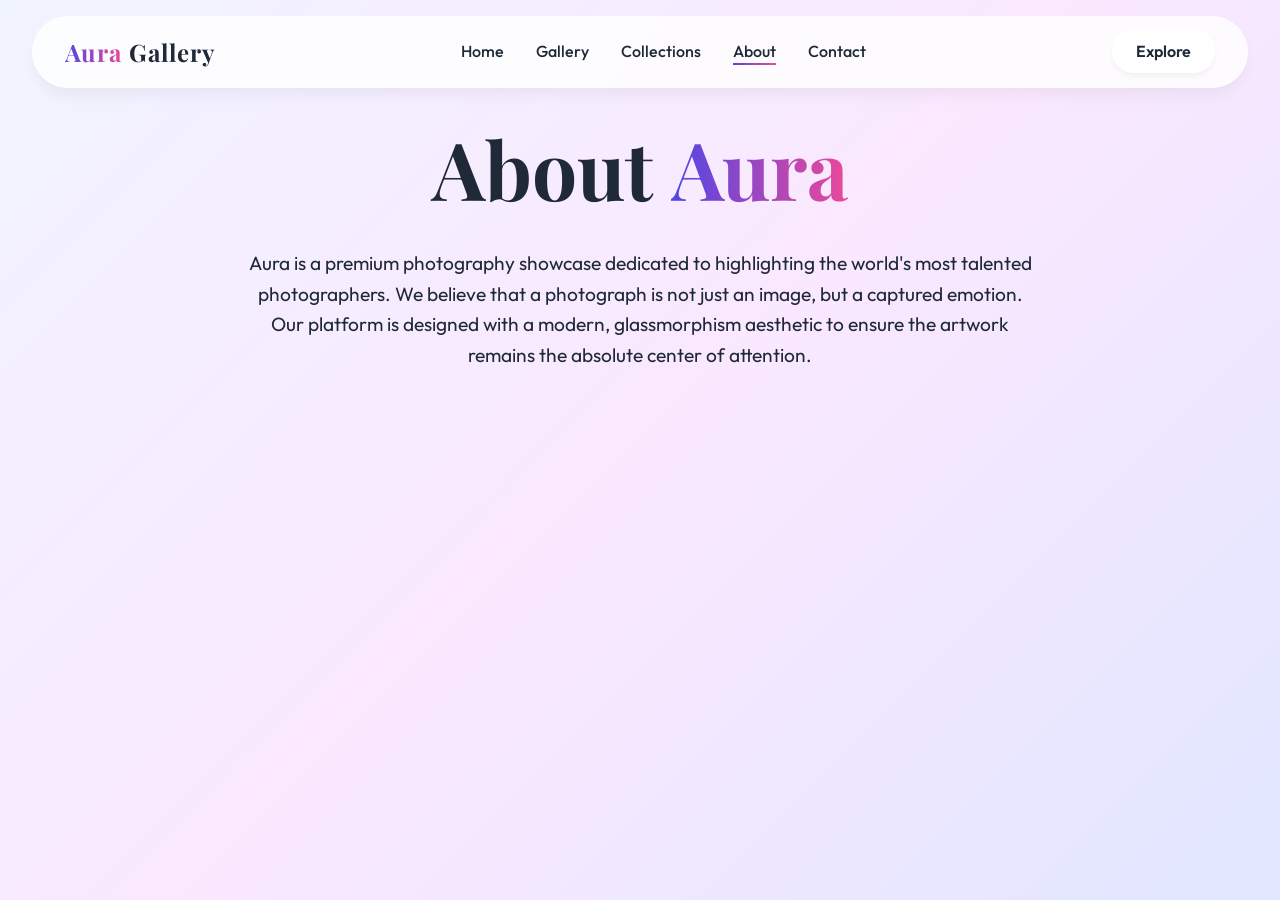
<file: about.html>
<!DOCTYPE html>
<html lang="en">
<head>
  <meta charset="UTF-8">
  <meta name="viewport" content="width=device-width, initial-scale=1.0">
  <title>Aura | About Us</title>
  <link rel="stylesheet" href="styles.css">
</head>
<body>
  <!-- Header -->
  <header class="scrolled">
    <nav class="glass">
      <div class="logo"><span class="text-gradient">Aura</span> Gallery</div>
      <ul class="nav-links">
        <li><a href="index.html">Home</a></li>
        <li><a href="gallery.html">Gallery</a></li>
        <li><a href="collections.html">Collections</a></li>
        <li><a href="about.html" class="active">About</a></li>
        <li><a href="contact.html">Contact</a></li>
      </ul>
      <div class="nav-actions"><a href="gallery.html" class="btn">Explore</a></div>
    </nav>
  </header>

  <main style="padding-top: 120px; min-height: 80vh; display: flex; flex-direction: column; align-items: center; text-align: center;">
    <h1 class="fade-up">About <span class="text-gradient">Aura</span></h1>
    <p class="fade-up color-text-light" style="margin-top: 2rem; max-width: 800px; font-size: 1.2rem;">
      Aura is a premium photography showcase dedicated to highlighting the world's most talented photographers. We believe that a photograph is not just an image, but a captured emotion. Our platform is designed with a modern, glassmorphism aesthetic to ensure the artwork remains the absolute center of attention.
    </p>
  </main>

  <script src="script.js"></script>
</body>
</html>
</file>
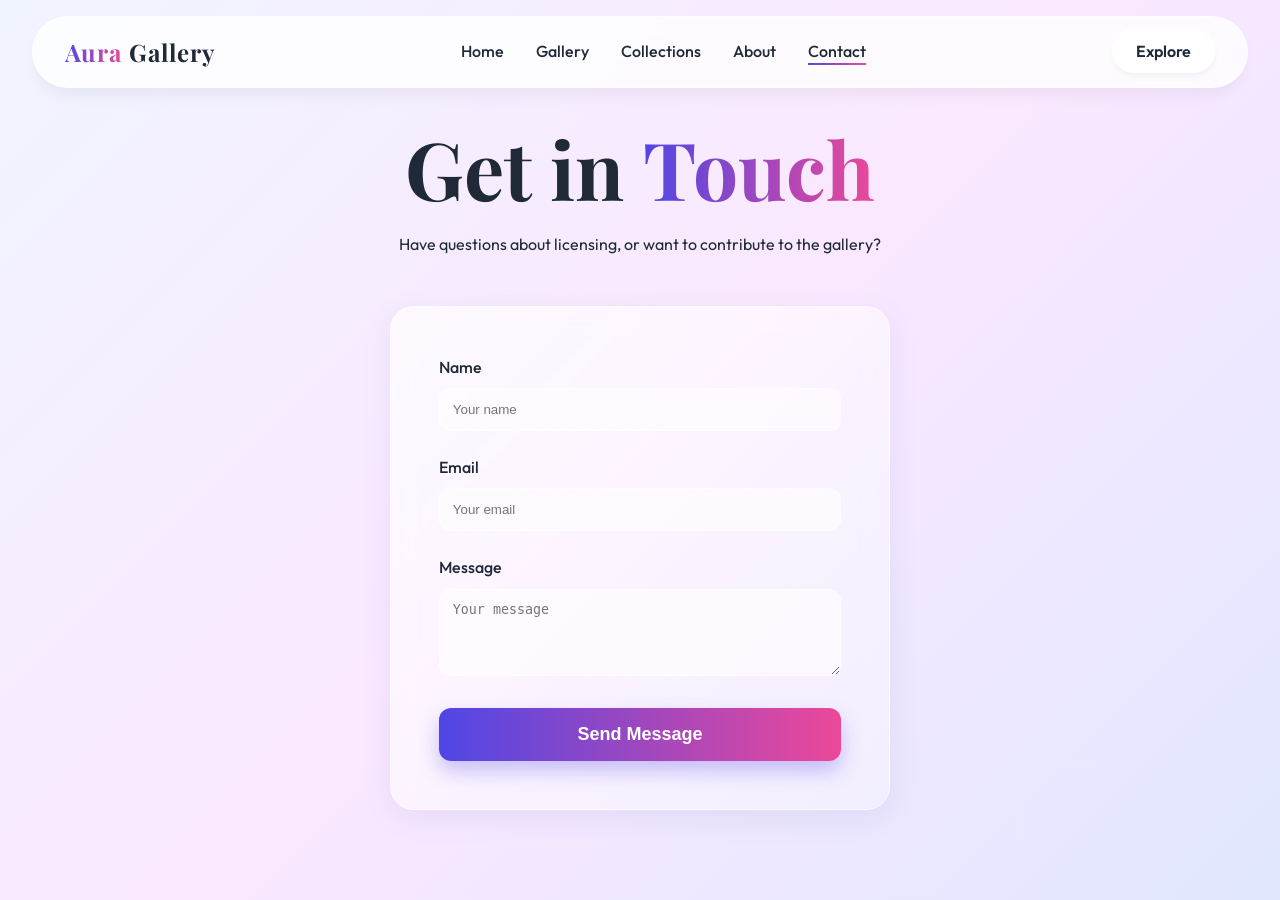
<file: contact.html>
<!DOCTYPE html>
<html lang="en">
<head>
  <meta charset="UTF-8">
  <meta name="viewport" content="width=device-width, initial-scale=1.0">
  <title>Aura | Contact</title>
  <link rel="stylesheet" href="styles.css">
</head>
<body>
  <!-- Header -->
  <header class="scrolled">
    <nav class="glass">
      <div class="logo"><span class="text-gradient">Aura</span> Gallery</div>
      <ul class="nav-links">
        <li><a href="index.html">Home</a></li>
        <li><a href="gallery.html">Gallery</a></li>
        <li><a href="collections.html">Collections</a></li>
        <li><a href="about.html">About</a></li>
        <li><a href="contact.html" class="active">Contact</a></li>
      </ul>
      <div class="nav-actions"><a href="gallery.html" class="btn">Explore</a></div>
    </nav>
  </header>

  <main style="padding-top: 120px; min-height: 80vh; display: flex; flex-direction: column; align-items: center; text-align: center;">
    <h1 class="fade-up">Get in <span class="text-gradient">Touch</span></h1>
    <p class="fade-up color-text-light" style="margin-top: 1rem; max-width: 600px;">Have questions about licensing, or want to contribute to the gallery?</p>
    
    <div class="glass fade-up" style="margin-top: 3rem; padding: 3rem; border-radius: var(--radius-lg); width: 100%; max-width: 500px; text-align: left;">
      <form style="display: flex; flex-direction: column; gap: 1.5rem;">
        <div>
          <label style="display: block; margin-bottom: 0.5rem; font-weight: 500;">Name</label>
          <input type="text" style="width: 100%; padding: 0.8rem; border-radius: var(--radius-md); border: 1px solid var(--color-border); background: rgba(255,255,255,0.5);" placeholder="Your name">
        </div>
        <div>
          <label style="display: block; margin-bottom: 0.5rem; font-weight: 500;">Email</label>
          <input type="email" style="width: 100%; padding: 0.8rem; border-radius: var(--radius-md); border: 1px solid var(--color-border); background: rgba(255,255,255,0.5);" placeholder="Your email">
        </div>
        <div>
          <label style="display: block; margin-bottom: 0.5rem; font-weight: 500;">Message</label>
          <textarea rows="4" style="width: 100%; padding: 0.8rem; border-radius: var(--radius-md); border: 1px solid var(--color-border); background: rgba(255,255,255,0.5); resize: vertical;" placeholder="Your message"></textarea>
        </div>
        <button type="button" class="btn-primary" style="width: 100%; border-radius: var(--radius-md);">Send Message</button>
      </form>
    </div>
  </main>

  <script src="script.js"></script>
</body>
</html>
</file>
<file: styles.css>
@import url('https://fonts.googleapis.com/css2?family=Outfit:wght@300;400;500;600;700&family=Playfair+Display:ital,wght@0,400;0,600;1,400&display=swap');
@import url('https://cdnjs.cloudflare.com/ajax/libs/font-awesome/6.4.0/css/all.min.css');

:root {
  /* Gradients */
  --bg-gradient: linear-gradient(135deg, #f0f4ff 0%, #fae8ff 50%, #e0e7ff 100%);
  --card-gradient: linear-gradient(135deg, rgba(255, 255, 255, 0.7) 0%, rgba(255, 255, 255, 0.3) 100%);
  --accent-gradient: linear-gradient(135deg, #a8c0ff 0%, #3f2b96 100%);
  --text-gradient: linear-gradient(90deg, #4f46e5, #ec4899);
  
  /* Solid Colors */
  --color-white: #ffffff;
  --color-text: #1f2937;
  --color-text-light: #6b7280;
  --color-sky: #e0f2fe;
  --color-lavender: #e9d5ff;
  --color-pink: #fbcfe8;
  --color-border: rgba(255, 255, 255, 0.5);

  /* Shadows */
  --shadow-sm: 0 4px 6px -1px rgba(0, 0, 0, 0.05);
  --shadow-md: 0 10px 15px -3px rgba(0, 0, 0, 0.05);
  --shadow-lg: 0 20px 25px -5px rgba(0, 0, 0, 0.05);
  --shadow-glass: 0 8px 32px 0 rgba(31, 38, 135, 0.07);

  /* Border Radius */
  --radius-md: 12px;
  --radius-lg: 24px;
  --radius-full: 9999px;

  /* Typography */
  --font-sans: 'Outfit', sans-serif;
  --font-serif: 'Playfair Display', serif;
}

* {
  margin: 0;
  padding: 0;
  box-sizing: border-box;
}

body {
  font-family: var(--font-sans);
  background: var(--bg-gradient);
  background-attachment: fixed;
  color: var(--color-text);
  line-height: 1.6;
  overflow-x: hidden;
}

/* Glassmorphism Utilities */
.glass {
  background: var(--card-gradient);
  backdrop-filter: blur(12px);
  -webkit-backdrop-filter: blur(12px);
  border: 1px solid var(--color-border);
  box-shadow: var(--shadow-glass);
}

.text-gradient {
  background: var(--text-gradient);
  -webkit-background-clip: text;
  -webkit-text-fill-color: transparent;
  background-clip: text;
  display: inline-block;
}

/* Typography */
h1, h2, h3, h4 {
  font-weight: 700;
  line-height: 1.2;
}

h1 { font-size: clamp(3rem, 5vw + 1rem, 5.5rem); font-family: var(--font-serif); }
h2 { font-size: clamp(2rem, 4vw, 3.5rem); margin-bottom: 1.5rem; }
h3 { font-size: clamp(1.5rem, 2vw, 2rem); }

a {
  text-decoration: none;
  color: inherit;
  transition: all 0.3s ease;
}

/* Navbar */
header {
  position: fixed;
  top: 0;
  width: 100%;
  z-index: 100;
  padding: 1rem 2rem;
  transition: all 0.3s ease;
}

header.scrolled nav {
  background: rgba(255, 255, 255, 0.8);
  backdrop-filter: blur(10px);
  box-shadow: var(--shadow-md);
}

nav {
  display: flex;
  justify-content: space-between;
  align-items: center;
  max-width: 1400px;
  margin: 0 auto;
  padding: 1rem 2rem;
  border-radius: var(--radius-full);
  transition: all 0.3s ease;
}

.logo {
  font-family: var(--font-serif);
  font-size: 1.5rem;
  font-weight: 700;
  letter-spacing: 1px;
}

.nav-links {
  display: flex;
  gap: 2rem;
  list-style: none;
}

.nav-links a {
  font-weight: 500;
  position: relative;
}

.nav-links a::after {
  content: '';
  position: absolute;
  width: 0;
  height: 2px;
  bottom: -4px;
  left: 0;
  background: var(--text-gradient);
  transition: width 0.3s ease;
}

.nav-links a:hover::after,
.nav-links a.active::after {
  width: 100%;
}

.nav-actions .btn {
  padding: 0.75rem 1.5rem;
  border-radius: var(--radius-full);
  background: var(--color-white);
  font-weight: 600;
  box-shadow: var(--shadow-sm);
}

.nav-actions .btn:hover {
  transform: translateY(-2px);
  box-shadow: var(--shadow-md);
}

/* Hero Section */
.hero {
  min-height: 100vh;
  display: flex;
  align-items: center;
  justify-content: center;
  text-align: center;
  padding: 6rem 2rem 2rem;
  position: relative;
}

.hero-content {
  max-width: 800px;
  z-index: 10;
}

.hero p {
  font-size: 1.25rem;
  color: var(--color-text-light);
  margin-bottom: 2.5rem;
  max-width: 600px;
  margin-inline: auto;
}

.btn-primary {
  display: inline-block;
  padding: 1rem 2.5rem;
  font-size: 1.125rem;
  font-weight: 600;
  border-radius: var(--radius-full);
  background: var(--text-gradient);
  color: white;
  box-shadow: 0 10px 20px rgba(79, 70, 229, 0.3);
  border: none;
  cursor: pointer;
  transition: all 0.3s ease;
}

.btn-primary:hover {
  transform: translateY(-3px) scale(1.05);
  box-shadow: 0 15px 25px rgba(79, 70, 229, 0.4);
}

/* Floating Shapes */
.shape {
  position: absolute;
  filter: blur(60px);
  z-index: -1;
  opacity: 0.6;
  animation: float 10s infinite alternate ease-in-out;
}

.shape-1 { width: 400px; height: 400px; background: var(--color-sky); top: -10%; left: -10%; border-radius: 50%; }
.shape-2 { width: 500px; height: 500px; background: var(--color-lavender); bottom: 10%; right: -10%; border-radius: 40%; animation-delay: -5s; }
.shape-3 { width: 300px; height: 300px; background: var(--color-pink); top: 40%; left: 40%; border-radius: 60%; animation-duration: 15s; }

@keyframes float {
  0% { transform: translate(0, 0) rotate(0deg); }
  100% { transform: translate(50px, 50px) rotate(10deg); }
}

/* Sections */
section {
  padding: 6rem 2rem;
  max-width: 1400px;
  margin: 0 auto;
}

.section-header {
  text-align: center;
  margin-bottom: 4rem;
}

/* Trending Photos */
.trending-grid {
  display: grid;
  grid-template-columns: repeat(auto-fit, minmax(300px, 1fr));
  gap: 2rem;
}

.photo-card {
  position: relative;
  border-radius: var(--radius-lg);
  overflow: hidden;
  cursor: pointer;
  transition: transform 0.4s cubic-bezier(0.175, 0.885, 0.32, 1.275);
}

.photo-card:hover {
  transform: translateY(-10px);
  box-shadow: var(--shadow-lg);
}

.photo-card img {
  width: 100%;
  height: 400px;
  object-fit: cover;
  transition: transform 0.6s ease;
  display: block;
}

.photo-card:hover img {
  transform: scale(1.05);
}

.photo-overlay {
  position: absolute;
  inset: 0;
  background: linear-gradient(to top, rgba(0,0,0,0.8) 0%, transparent 100%);
  opacity: 0;
  display: flex;
  flex-direction: column;
  justify-content: flex-end;
  padding: 2rem;
  color: white;
  transition: opacity 0.3s ease;
}

.photo-card:hover .photo-overlay {
  opacity: 1;
}

.photo-actions {
  position: absolute;
  top: 1rem;
  right: 1rem;
  display: flex;
  gap: 0.5rem;
  opacity: 0;
  transform: translateY(-10px);
  transition: all 0.3s ease;
}

.photo-card:hover .photo-actions {
  opacity: 1;
  transform: translateY(0);
}

.icon-btn {
  width: 40px;
  height: 40px;
  border-radius: 50%;
  background: rgba(255,255,255,0.2);
  backdrop-filter: blur(4px);
  border: 1px solid rgba(255,255,255,0.4);
  color: white;
  display: flex;
  align-items: center;
  justify-content: center;
  cursor: pointer;
  transition: all 0.3s ease;
}

.icon-btn:hover {
  background: white;
  color: var(--color-text);
}

.icon-btn.liked {
  color: #ec4899;
}
.icon-btn.liked i {
  animation: pop 0.3s ease;
}

@keyframes pop {
  0% { transform: scale(1); }
  50% { transform: scale(1.3); }
  100% { transform: scale(1); }
}

/* Statistics */
.stats-grid {
  display: grid;
  grid-template-columns: repeat(auto-fit, minmax(200px, 1fr));
  gap: 2rem;
  text-align: center;
}

.stat-card {
  padding: 3rem 2rem;
  border-radius: var(--radius-lg);
}

.stat-number {
  font-size: 3.5rem;
  font-weight: 700;
  margin-bottom: 0.5rem;
}

.stat-label {
  font-size: 1.125rem;
  color: var(--color-text-light);
}

/* Testimonials */
.testimonials-grid {
  display: grid;
  grid-template-columns: repeat(auto-fit, minmax(300px, 1fr));
  gap: 2rem;
}

.testimonial-card {
  padding: 2rem;
  border-radius: var(--radius-lg);
}

.testimonial-text {
  font-size: 1.125rem;
  font-style: italic;
  margin-bottom: 1.5rem;
}

.testimonial-author {
  display: flex;
  align-items: center;
  gap: 1rem;
}

.testimonial-author img {
  width: 50px;
  height: 50px;
  border-radius: 50%;
  object-fit: cover;
}

/* Gallery Controls */
.gallery-controls {
  display: flex;
  flex-direction: column;
  align-items: center;
  gap: 2rem;
  margin-bottom: 3rem;
  padding-top: 8rem; /* Space for fixed header */
}

.search-bar {
  width: 100%;
  max-width: 600px;
  position: relative;
}

.search-bar input {
  width: 100%;
  padding: 1rem 1.5rem 1rem 3rem;
  border-radius: var(--radius-full);
  border: 1px solid var(--color-border);
  background: rgba(255, 255, 255, 0.8);
  font-family: inherit;
  font-size: 1rem;
  outline: none;
  transition: box-shadow 0.3s ease;
}

.search-bar input:focus {
  box-shadow: var(--shadow-md);
  background: white;
}

.search-bar i {
  position: absolute;
  left: 1.2rem;
  top: 50%;
  transform: translateY(-50%);
  color: var(--color-text-light);
}

.filters {
  display: flex;
  gap: 1rem;
  flex-wrap: wrap;
  justify-content: center;
}

.filter-btn {
  padding: 0.5rem 1.5rem;
  border-radius: var(--radius-full);
  border: 1px solid var(--color-border);
  background: rgba(255, 255, 255, 0.5);
  cursor: pointer;
  font-family: inherit;
  font-weight: 500;
  transition: all 0.3s ease;
}

.filter-btn.active, .filter-btn:hover {
  background: var(--text-gradient);
  color: white;
  border-color: transparent;
}

/* Masonry Gallery */
.masonry-grid {
  columns: 1;
  column-gap: 1.5rem;
  padding: 0 2rem;
  max-width: 1400px;
  margin: 0 auto;
}

@media (min-width: 640px) { .masonry-grid { columns: 2; } }
@media (min-width: 1024px) { .masonry-grid { columns: 3; } }
@media (min-width: 1440px) { .masonry-grid { columns: 4; } }

.masonry-item {
  break-inside: avoid;
  margin-bottom: 1.5rem;
}

/* Lightbox Modal */
.lightbox {
  position: fixed;
  inset: 0;
  background: rgba(0, 0, 0, 0.9);
  backdrop-filter: blur(10px);
  z-index: 1000;
  display: flex;
  align-items: center;
  justify-content: center;
  opacity: 0;
  pointer-events: none;
  transition: opacity 0.3s ease;
}

.lightbox.active {
  opacity: 1;
  pointer-events: all;
}

.lightbox-content {
  max-width: 90%;
  max-height: 90vh;
  position: relative;
  display: flex;
  flex-direction: column;
  align-items: center;
}

.lightbox-img {
  max-width: 100%;
  max-height: 85vh;
  border-radius: var(--radius-md);
  box-shadow: 0 0 50px rgba(0,0,0,0.5);
  object-fit: contain;
}

.lightbox-toolbar {
  margin-top: 1rem;
  display: flex;
  gap: 1rem;
}

.lightbox-close, .lightbox-prev, .lightbox-next {
  position: absolute;
  color: white;
  background: rgba(255,255,255,0.1);
  border: none;
  cursor: pointer;
  border-radius: 50%;
  width: 50px;
  height: 50px;
  display: flex;
  align-items: center;
  justify-content: center;
  font-size: 1.5rem;
  transition: background 0.3s ease;
}

.lightbox-close:hover, .lightbox-prev:hover, .lightbox-next:hover {
  background: rgba(255,255,255,0.3);
}

.lightbox-close { top: -25px; right: -25px; }
.lightbox-prev { top: 50%; left: -70px; transform: translateY(-50%); }
.lightbox-next { top: 50%; right: -70px; transform: translateY(-50%); }

/* Footer */
footer {
  background: rgba(255,255,255,0.5);
  border-top: 1px solid var(--color-border);
  padding: 4rem 2rem 2rem;
  margin-top: 4rem;
}

.footer-content {
  max-width: 1400px;
  margin: 0 auto;
  display: grid;
  grid-template-columns: repeat(auto-fit, minmax(250px, 1fr));
  gap: 3rem;
  margin-bottom: 3rem;
}

.footer-col h4 {
  margin-bottom: 1.5rem;
}

.footer-links {
  list-style: none;
}

.footer-links li {
  margin-bottom: 0.75rem;
}

.footer-links a:hover {
  color: #4f46e5;
}

.social-links {
  display: flex;
  gap: 1rem;
  margin-top: 1.5rem;
}

.social-links a {
  width: 40px;
  height: 40px;
  border-radius: 50%;
  background: var(--color-white);
  display: flex;
  align-items: center;
  justify-content: center;
  box-shadow: var(--shadow-sm);
}

.social-links a:hover {
  transform: translateY(-3px);
  background: var(--text-gradient);
  color: white;
}

.newsletter-form {
  display: flex;
  margin-top: 1.5rem;
}

.newsletter-form input {
  flex: 1;
  padding: 0.75rem 1rem;
  border: 1px solid var(--color-border);
  border-radius: var(--radius-full) 0 0 var(--radius-full);
  outline: none;
  background: rgba(255,255,255,0.8);
}

.newsletter-form button {
  padding: 0.75rem 1.5rem;
  border: none;
  background: var(--text-gradient);
  color: white;
  border-radius: 0 var(--radius-full) var(--radius-full) 0;
  cursor: pointer;
  font-weight: 600;
}

.copyright {
  text-align: center;
  padding-top: 2rem;
  border-top: 1px solid var(--color-border);
  color: var(--color-text-light);
}

/* Loading Spinner */
.loader {
  border: 4px solid rgba(255,255,255,0.3);
  border-top: 4px solid #4f46e5;
  border-radius: 50%;
  width: 40px;
  height: 40px;
  animation: spin 1s linear infinite;
  margin: 2rem auto;
}

@keyframes spin {
  0% { transform: rotate(0deg); }
  100% { transform: rotate(360deg); }
}

/* Utility */
.hidden { display: none !important; }

/* Mobile Menu */
.menu-btn {
  display: none;
  background: none;
  border: none;
  font-size: 1.5rem;
  cursor: pointer;
}

@media (max-width: 768px) {
  .menu-btn { display: block; }
  .nav-links {
    display: none;
    position: absolute;
    top: 100%;
    left: 0;
    width: 100%;
    background: rgba(255,255,255,0.95);
    backdrop-filter: blur(10px);
    flex-direction: column;
    padding: 2rem;
    text-align: center;
    box-shadow: var(--shadow-md);
  }
  .nav-links.active { display: flex; }
  .nav-actions { display: none; }
  header nav { border-radius: 0; }
  .lightbox-prev { left: 10px; }
  .lightbox-next { right: 10px; }
  .lightbox-close { top: 10px; right: 10px; }
}

/* Scroll Animations */
.fade-up {
  opacity: 0;
  transform: translateY(30px);
  transition: opacity 0.8s ease-out, transform 0.8s ease-out;
}

.fade-up.visible {
  opacity: 1;
  transform: translateY(0);
}
</file>
